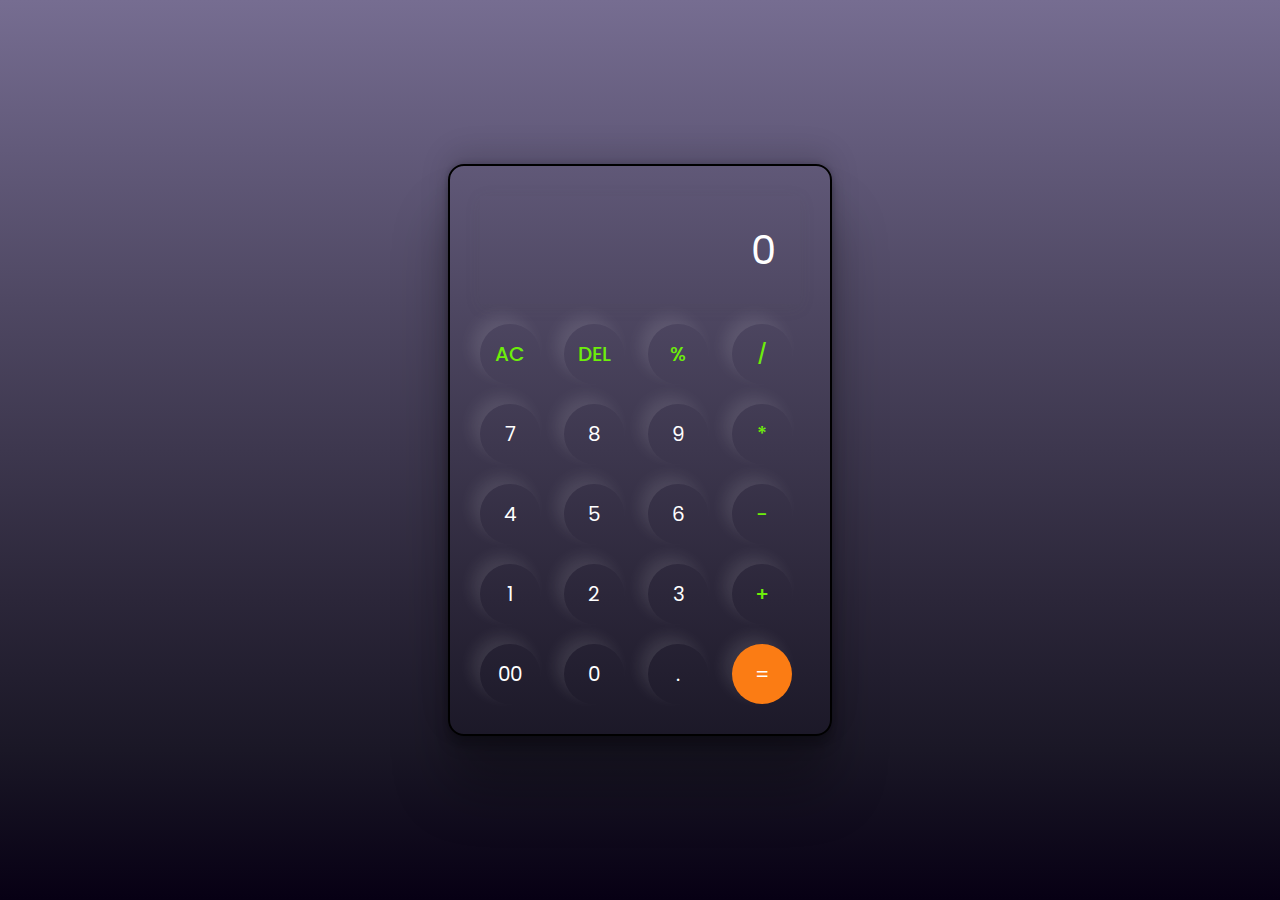
<file: calculator/index.html>
<!DOCTYPE html>
<html lang="en">
<head>
    <meta charset="UTF-8">
    <meta name="viewport" content="width=device-width, initial-scale=1.0">
    <title>Calculator</title>
    <link rel="stylesheet" href="style.css"/>
</head>
<body>
    <div class="Calculator">
        <input type="text" placeholder="0" id="inputbox">
        <div>
            <button class="symbol">AC</button>
            <button class="symbol">DEL</button>
            <button class="symbol">%</button>
            <button class="symbol">/</button>
        </div>
        <div>
            <button>7</button>
            <button>8</button>
            <button>9</button>
            <button class="symbol">*</button>
        </div>
        <div>
            <button>4</button>
            <button>5</button>
            <button>6</button>
            <button class="symbol">-</button>
        </div>
        <div>
            <button>1</button>
            <button>2</button>
            <button>3</button>
            <button class="symbol">+</button>
        </div>
        <div>
            <button>00</button>
            <button>0</button>
            <button>.</button>
            <button class="equalbtn">=</button>
        </div>
    </div>
    <script src="script.js"></script>
</body>
</html>
</file>
<file: calculator/style.css>
@import url('https://fonts.googleapis.com/css2?family=Poppins:ital,wght@0,100;0,200;0,300;0,400;0,500;0,600;0,700;0,800;0,900;1,100;1,200;1,300;1,400;1,500;1,600;1,700;1,800;1,900&display=swap');
*{
    margin: 0;
    padding: 0;
    box-sizing: border-box;
    font-family: "Poppins", sans-serif;
}

body{
    width: 100%;
    display: flex;
    height: 100vh;
    justify-content: center;
    align-items: center;
    background: linear-gradient(360deg, #070014, #1a1726, #2b2639, #3d374e, #4f4863, #625a7a, #766d91);
}
.Calculator{
    
    border: 2px solid #000000;
    padding: 20px;
    border-radius: 16px;
    background: transparent;
    box-shadow: rgba(0, 0, 0, 0.25) 0px 54px 55px, rgba(0, 0, 0, 0.12) 0px -12px 30px, rgba(0, 0, 0, 0.12) 0px 4px 6px, rgba(0, 0, 0, 0.17) 0px 12px 13px, rgba(0, 0, 0, 0.09) 0px -3px 5px;
    color: white;
}

input{
    width: 100%;
    border: none;
    padding: 24px;
    margin: 10px;
    background: transparent;
    box-shadow: 0px 3px 15px rgba(84,84, 84,0.1);
    font-size: 40px;
    text-align: right;
    width: 320px;
    cursor: pointer;
    color: white;
    
}

input::placeholder{
    color: #ffffff;

}

button{
    border: none;;
    width: 60px;
    height: 60px;
    margin: 10px;
    border-radius: 50%;
    background: transparent;
    color: #ffffff;
    font-size: 20px;
    box-shadow: -8px -8px 15px rgba(255,255,255,0.1);
    cursor: pointer;
}

.equalbtn{
    background-color: #fb7c14;

}
.symbol{
    color: #6dee0a;
    font-weight: 500;
}

button:hover {
    transform: scale(1.1);
    transition: transform 0.2s ease-in-out;
}

.equalbtn:hover {
    background-color: #ff931e;
}

.symbol:hover {
    color: #8cff49;
}
</file>
